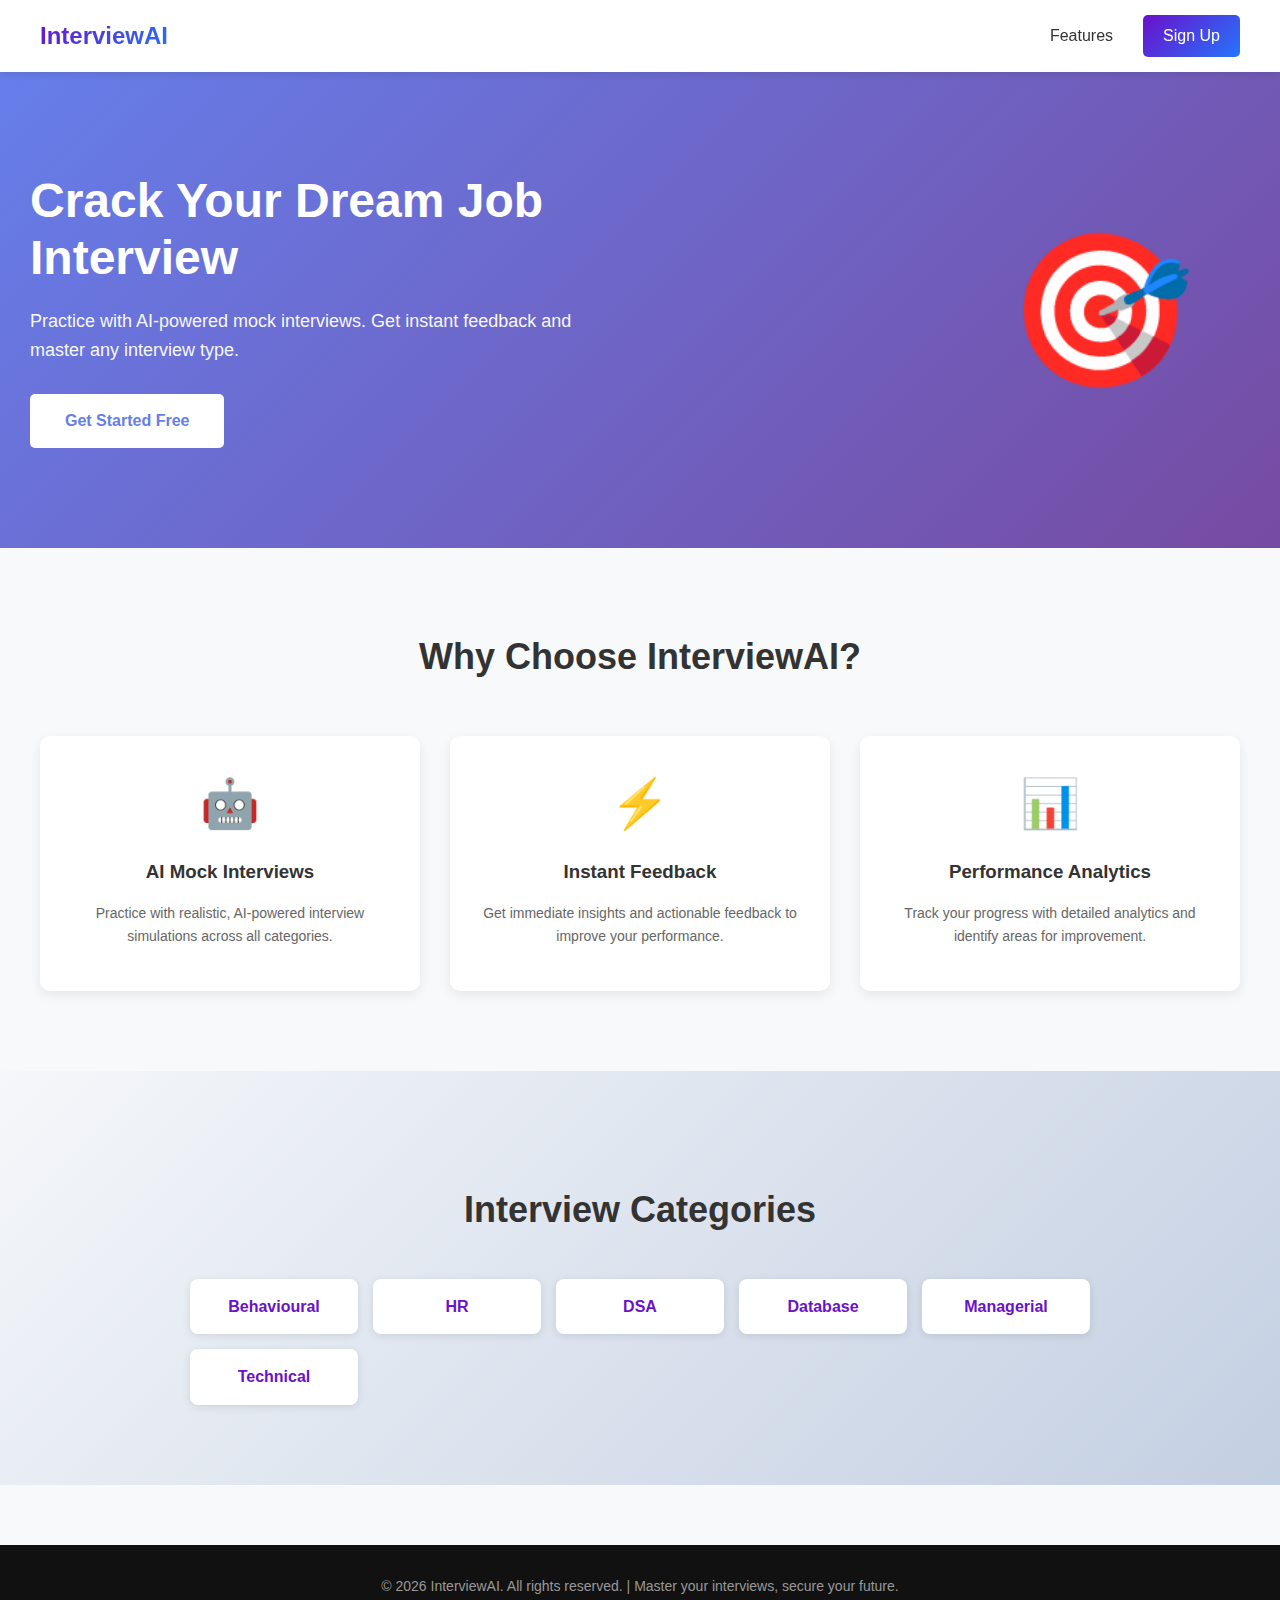
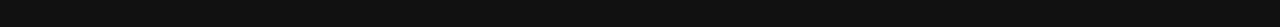
<file: index.html>
<!DOCTYPE html>
<html>
<head>
  <meta charset="utf-8">
  <meta name="viewport" content="width=device-width, initial-scale=1.0">
  <title>InterviewAI - Master Your Interviews</title>
  <link rel="stylesheet" href="style.css">
</head>
<body>

<header class="navbar">
  <div class="navbar-container">
    <div class="logo">InterviewAI</div>
    <nav class="nav-links">
      <a href="#features">Features</a>
      <a href="signup.html" class="nav-btn">Sign Up</a>
    </nav>
  </div>
</header>

<section class="hero-section">
  <div class="hero-content">
    <h1>Crack Your Dream Job Interview</h1>
    <p>Practice with AI-powered mock interviews. Get instant feedback and master any interview type.</p>
    <a href="signup.html" class="cta-btn">Get Started Free</a>
  </div>
  <div class="hero-visual">
    <div class="hero-icon">🎯</div>
  </div>
</section>

<section id="features" class="features-section">
  <h2>Why Choose InterviewAI?</h2>
  <div class="features-grid">
    <div class="feature-card">
      <div class="feature-icon">🤖</div>
      <h3>AI Mock Interviews</h3>
      <p>Practice with realistic, AI-powered interview simulations across all categories.</p>
    </div>
    <div class="feature-card">
      <div class="feature-icon">⚡</div>
      <h3>Instant Feedback</h3>
      <p>Get immediate insights and actionable feedback to improve your performance.</p>
    </div>
    <div class="feature-card">
      <div class="feature-icon">📊</div>
      <h3>Performance Analytics</h3>
      <p>Track your progress with detailed analytics and identify areas for improvement.</p>
    </div>
  </div>
</section>

<section class="interview-types">
  <h2>Interview Categories</h2>
  <div class="types-grid">
    <div class="type-tag">Behavioural</div>
    <div class="type-tag">HR</div>
    <div class="type-tag">DSA</div>
    <div class="type-tag">Database</div>
    <div class="type-tag">Managerial</div>
    <div class="type-tag">Technical</div>
  </div>
</section>

<footer class="footer">
  <p>&copy; 2026 InterviewAI. All rights reserved. | Master your interviews, secure your future.</p>
</footer>

</body>

</html>
</file>
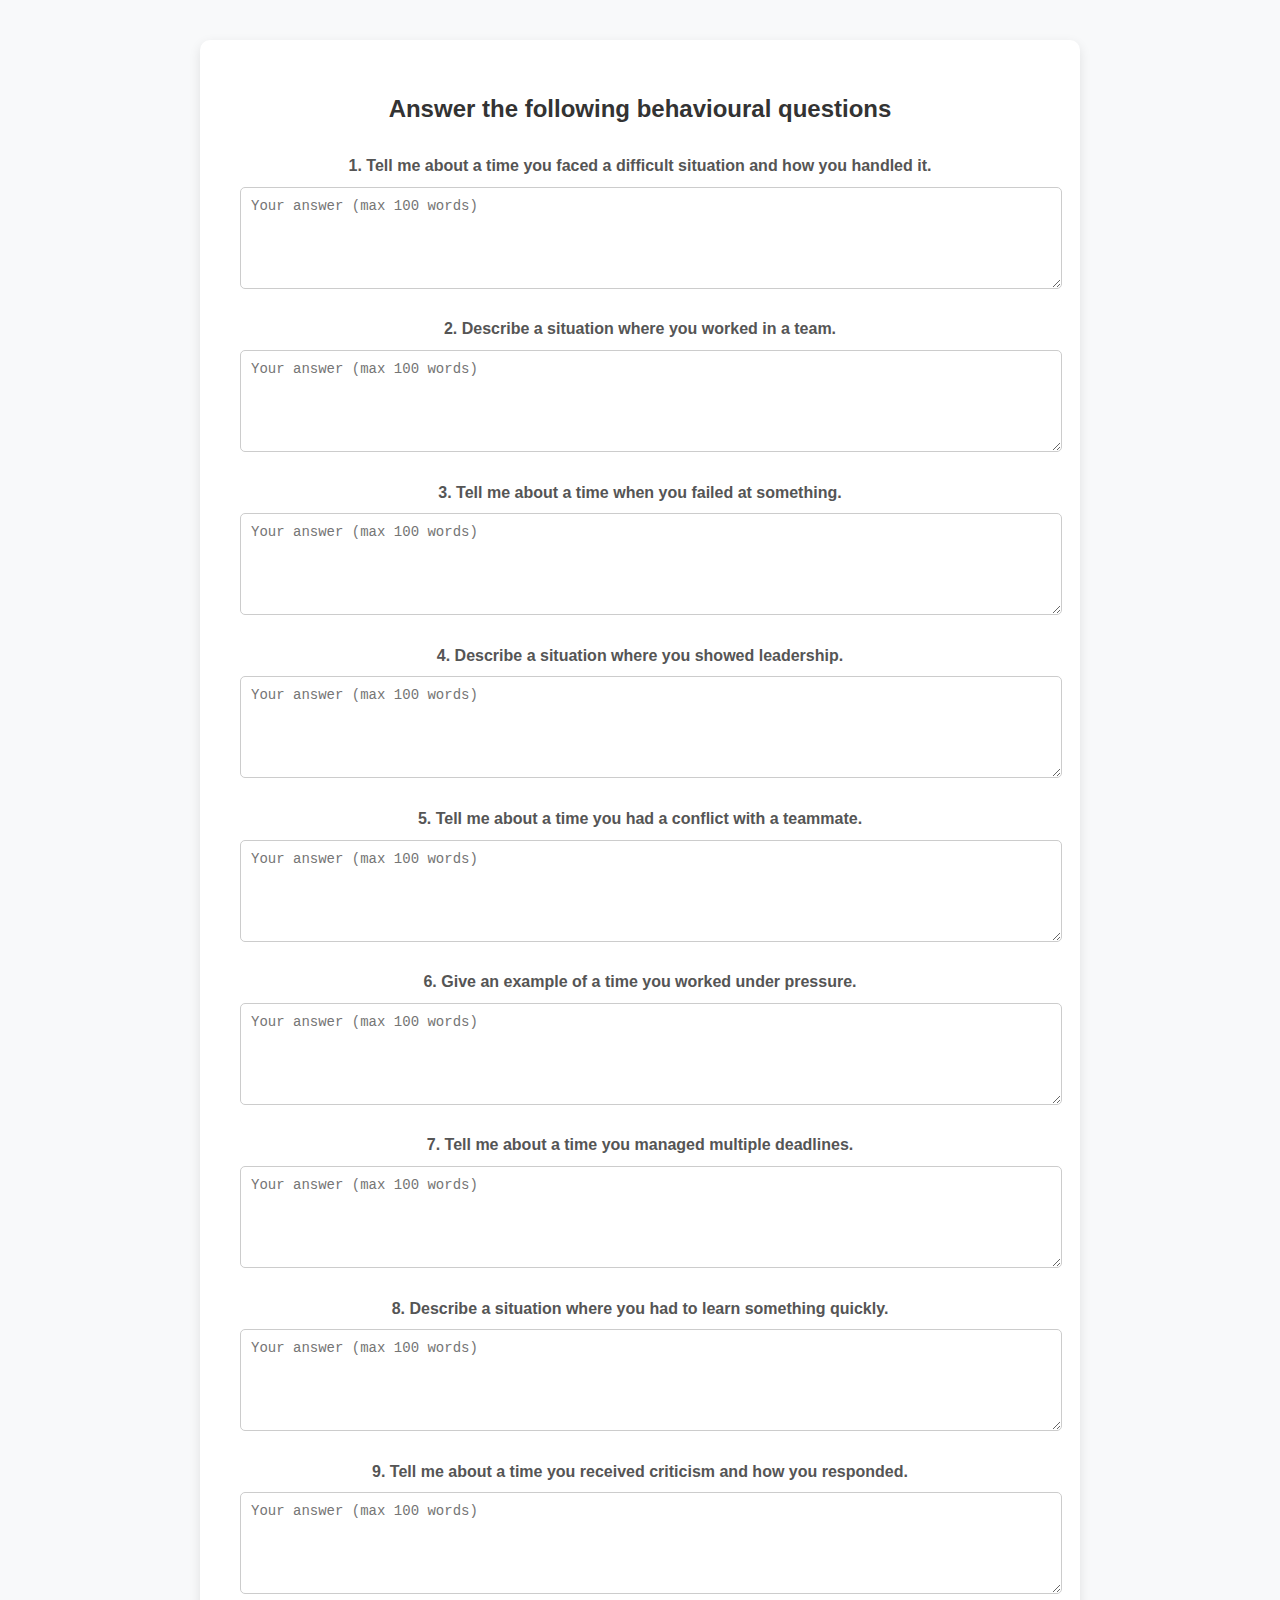
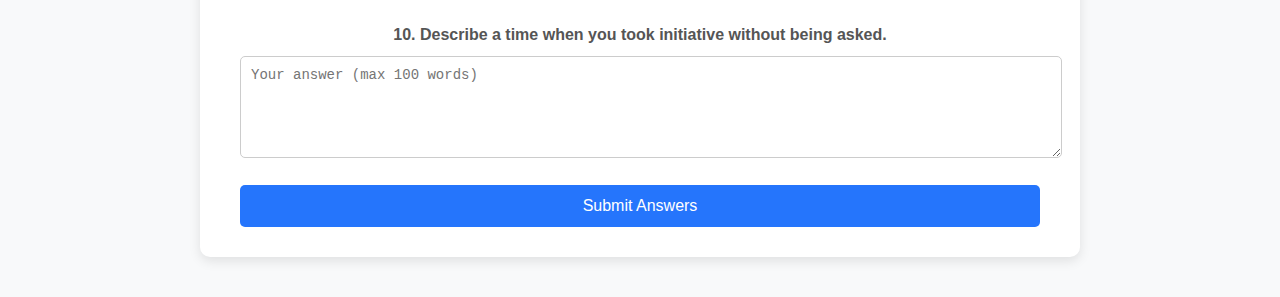
<file: behavioral.html>
<!DOCTYPE html>
<html>
<head>
  <meta charset="utf-8">
  <title>Behavioural Questions</title>
  <link rel="stylesheet" href="style.css">
</head>
<body>
  <div class="behavioral-container">
    <h2>Answer the following behavioural questions</h2>
    <form id="behavioral-form">
      <div class="question-group">
        <label>1. Tell me about a time you faced a difficult situation and how you handled it.</label>
        <textarea name="q1" maxlength="600" placeholder="Your answer (max 100 words)" required></textarea>
      </div>

      <div class="question-group">
        <label>2. Describe a situation where you worked in a team.</label>
        <textarea name="q2" maxlength="600" placeholder="Your answer (max 100 words)" required></textarea>
      </div>

      <div class="question-group">
        <label>3. Tell me about a time when you failed at something.</label>
        <textarea name="q3" maxlength="600" placeholder="Your answer (max 100 words)" required></textarea>
      </div>

      <div class="question-group">
        <label>4. Describe a situation where you showed leadership.</label>
        <textarea name="q4" maxlength="600" placeholder="Your answer (max 100 words)" required></textarea>
      </div>

      <div class="question-group">
        <label>5. Tell me about a time you had a conflict with a teammate.</label>
        <textarea name="q5" maxlength="600" placeholder="Your answer (max 100 words)" required></textarea>
      </div>

      <div class="question-group">
        <label>6. Give an example of a time you worked under pressure.</label>
        <textarea name="q6" maxlength="600" placeholder="Your answer (max 100 words)" required></textarea>
      </div>

      <div class="question-group">
        <label>7. Tell me about a time you managed multiple deadlines.</label>
        <textarea name="q7" maxlength="600" placeholder="Your answer (max 100 words)" required></textarea>
      </div>

      <div class="question-group">
        <label>8. Describe a situation where you had to learn something quickly.</label>
        <textarea name="q8" maxlength="600" placeholder="Your answer (max 100 words)" required></textarea>
      </div>

      <div class="question-group">
        <label>9. Tell me about a time you received criticism and how you responded.</label>
        <textarea name="q9" maxlength="600" placeholder="Your answer (max 100 words)" required></textarea>
      </div>

      <div class="question-group">
        <label>10. Describe a time when you took initiative without being asked.</label>
        <textarea name="q10" maxlength="600" placeholder="Your answer (max 100 words)" required></textarea>
      </div>

      <button type="submit">Submit Answers</button>
    </form>
  </div>

  <script>
    document.getElementById('behavioral-form').addEventListener('submit', function(e) {
      e.preventDefault();
      
      // Calculate score based on answers
      let score = 0;
      let category = 'Behavioural';
      
      for (let i = 1; i <= 10; i++) {
        const answer = document.querySelector(`textarea[name="q${i}"]`).value.trim();
        // Award 10 points per question if answer is at least 20 characters
        if (answer.length >= 20) {
          score += 10;
        }
      }
      
      // Store score and category in localStorage
      localStorage.setItem('interviewScore', score);
      localStorage.setItem('interviewCategory', category);
      
      // Redirect to analytics
      window.location.href = 'Analytics.html';
    });
  </script>
</body>

</html>
</file>
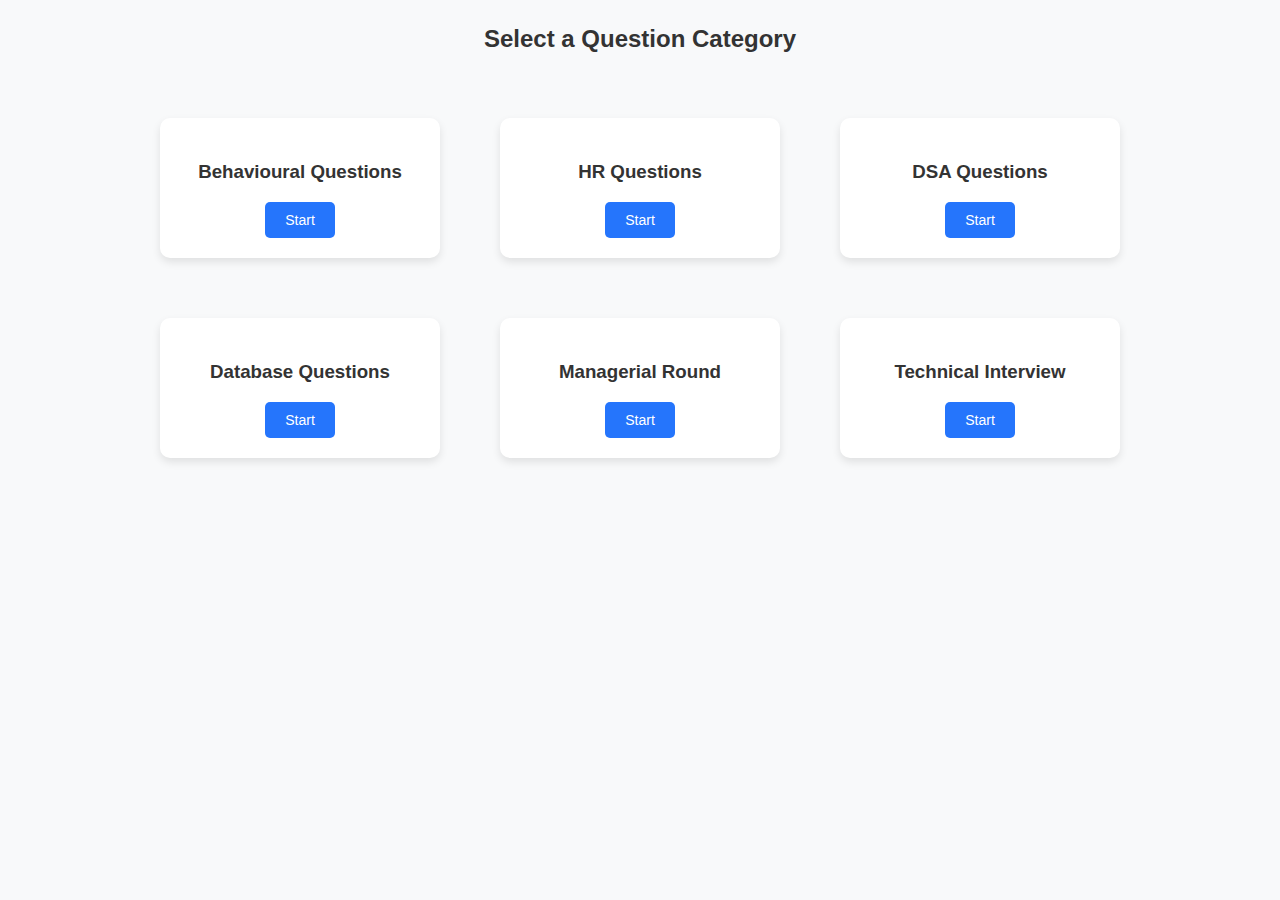
<file: dashboard.html>
<!DOCTYPE html>
<html>
<head>
  <title>Dashboard</title>
  <link rel="stylesheet" href="style.css">
</head>
<body>

<h2>Select a Question Category</h2>

<div class="cards">
  <div class="interview-card">
    <h3>Behavioural Questions</h3>
  <button > <a href="behavioral.html"  onclick="selectInterview('behavioural'); return false; "style="text-decoration: none; color: white;">Start</a></button>
  </div>
  <div class="interview-card">
    <h3>HR Questions</h3>
   <button> <a href="hrque.html"  onclick="selectInterview('hr'); return false;"style="text-decoration: none; color: white;">Start</a></button>
  </div>
  <div class="interview-card">
    <h3>DSA Questions</h3>
    <button><a href="dsaque.html"  onclick="selectInterview('dsa'); return false;"style="text-decoration: none; color: white;">Start</a></button>
  </div>
  <div class="interview-card">
    <h3>Database Questions</h3>
    <button><a href="databaseque.html"  onclick="selectInterview('database'); return false;"style="text-decoration: none; color: white;">Start</a></button>
  </div>
  <div class="interview-card">
    <h3>Managerial Round</h3>
    <button><a href="managerial.html"  onclick="selectInterview('managerial'); return false;"style="text-decoration: none; color: white;">Start</a></button>
  </div>
  <div class="interview-card">
    <h3>Technical Interview</h3>
    <button><a href="technical.html"  onclick="selectInterview('technical'); return false;"style="text-decoration: none; color: white;">Start</a></button>
  </div>
</div>

</body>
<script src="app.js"></script>

</html>
</file>
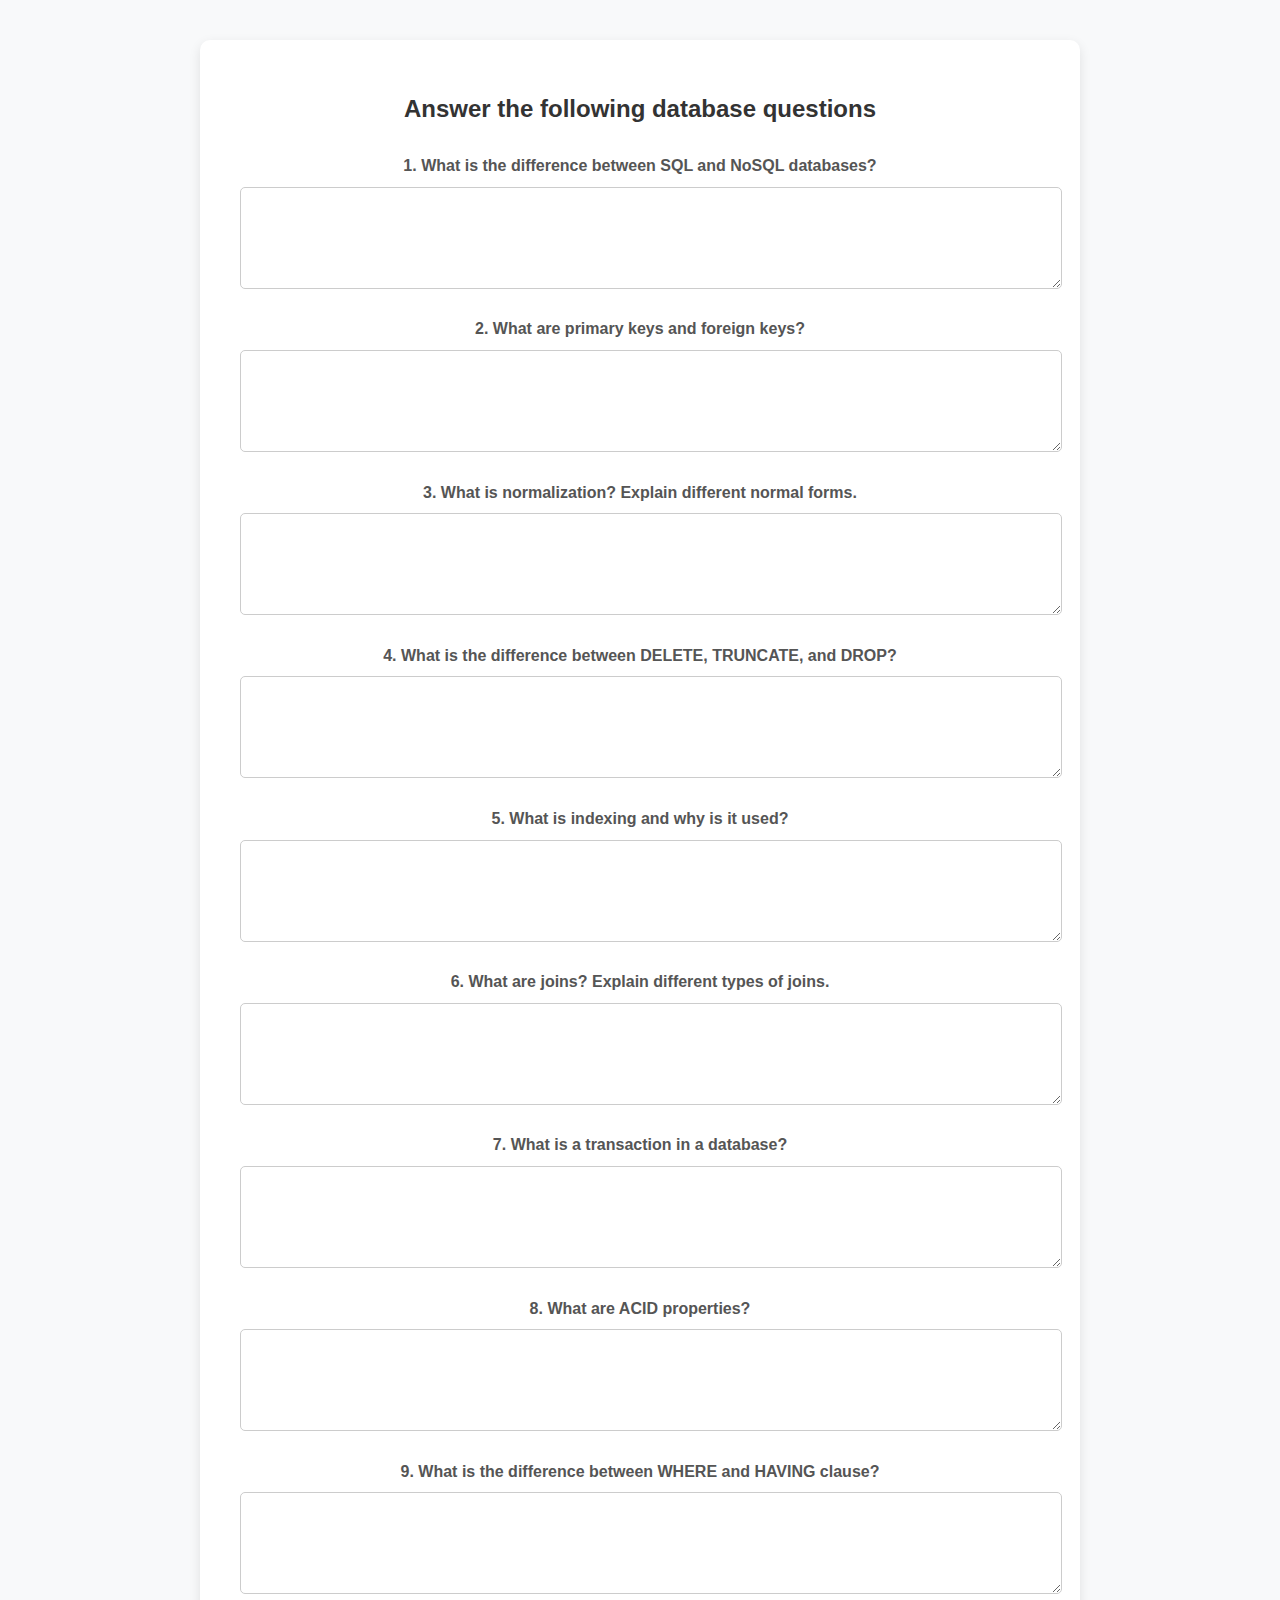
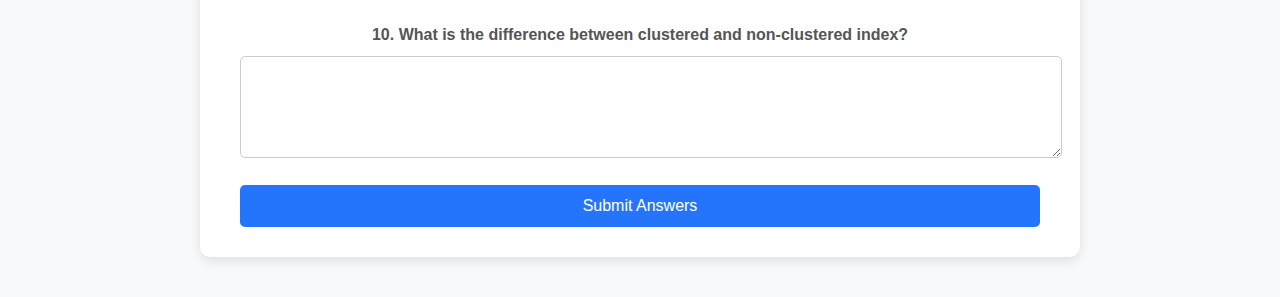
<file: databaseque.html>
<!DOCTYPE html>
<html>
<head>
  <meta charset="utf-8">
  <title>Database Questions</n></title>
  <link rel="stylesheet" href="style.css">
</head>
<body>
  <div class="behavioral-container">
    <h2>Answer the following database questions</h2>
    <form id="database-form">
      <div class="question-group">
        <label>1. What is the difference between SQL and NoSQL databases?</label>
        <textarea name="q1" maxlength="1200" required></textarea>
      </div>

      <div class="question-group">
        <label>2. What are primary keys and foreign keys?</label>
        <textarea name="q2" maxlength="1200" required></textarea>
      </div>

      <div class="question-group">
        <label>3. What is normalization? Explain different normal forms.</label>
        <textarea name="q3" maxlength="1200" required></textarea>
      </div>

      <div class="question-group">
        <label>4. What is the difference between DELETE, TRUNCATE, and DROP?</label>
        <textarea name="q4" maxlength="1200" required></textarea>
      </div>

      <div class="question-group">
        <label>5. What is indexing and why is it used?</label>
        <textarea name="q5" maxlength="1200" required></textarea>
      </div>

      <div class="question-group">
        <label>6. What are joins? Explain different types of joins.</label>
        <textarea name="q6" maxlength="1200" required></textarea>
      </div>

      <div class="question-group">
        <label>7. What is a transaction in a database?</label>
        <textarea name="q7" maxlength="1200" required></textarea>
      </div>

      <div class="question-group">
        <label>8. What are ACID properties?</label>
        <textarea name="q8" maxlength="1200" required></textarea>
      </div>

      <div class="question-group">
        <label>9. What is the difference between WHERE and HAVING clause?</label>
        <textarea name="q9" maxlength="1200" required></textarea>
      </div>

      <div class="question-group">
        <label>10. What is the difference between clustered and non-clustered index?</label>
        <textarea name="q10" maxlength="1200" required></textarea>
      </div>

      <button type="submit">Submit Answers</button>
    </form>
  </div>

  <script>
    document.getElementById('database-form').addEventListener('submit', function(e) {
      e.preventDefault();
      
      let score = 0;
      let category = 'Database';
      
      for (let i = 1; i <= 10; i++) {
        const answer = document.querySelector(`textarea[name="q${i}"]`).value.trim();
        if (answer.length >= 20) {
          score += 10;
        }
      }
      
      localStorage.setItem('interviewScore', score);
      localStorage.setItem('interviewCategory', category);
      window.location.href = 'Analytics.html';
    });
  </script>
</body>

</html>
</file>
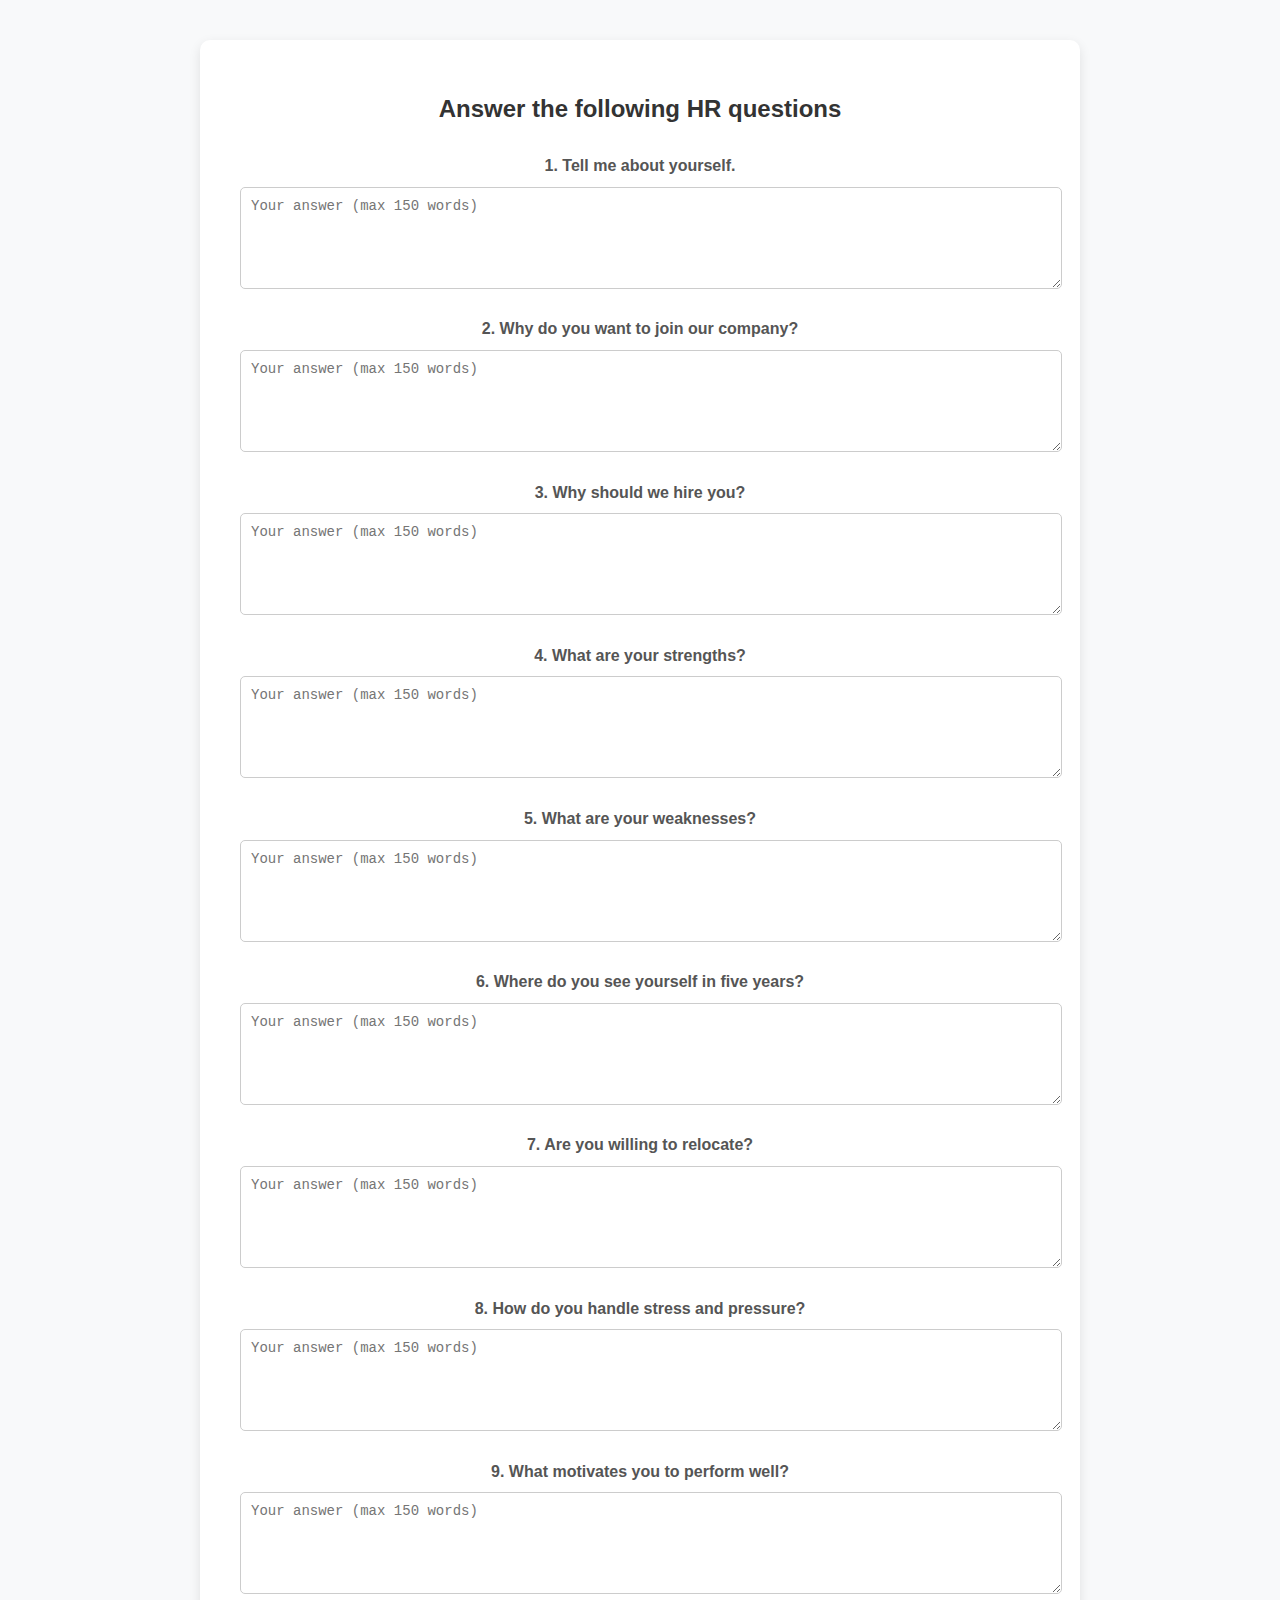
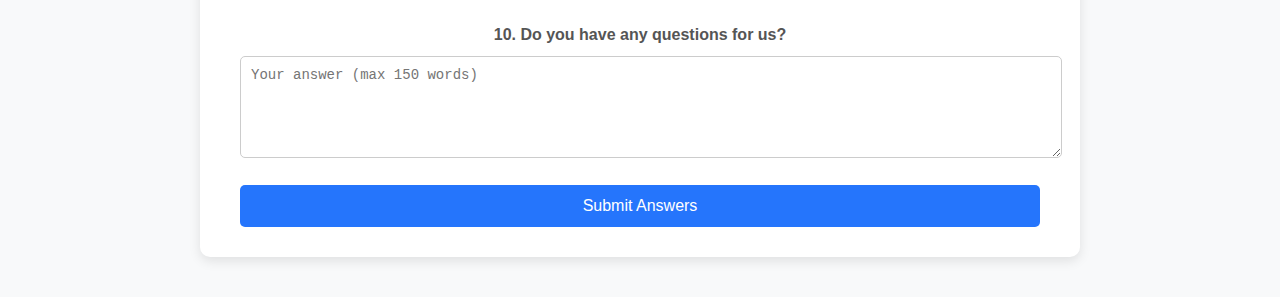
<file: hrque.html>
<!DOCTYPE html>
<html>
<head>
  <meta charset="utf-8">
  <title>HR Questions</title>
  <link rel="stylesheet" href="style.css">
</head>
<body>
  <div class="behavioral-container">
    <h2>Answer the following HR questions</h2>
    <form id="hr-form">
      <div class="question-group">
        <label>1. Tell me about yourself.</label>
        <textarea name="q1" maxlength="900" placeholder="Your answer (max 150 words)" required></textarea>
      </div>

      <div class="question-group">
        <label>2. Why do you want to join our company?</label>
        <textarea name="q2" maxlength="900" placeholder="Your answer (max 150 words)" required></textarea>
      </div>

      <div class="question-group">
        <label>3. Why should we hire you?</label>
        <textarea name="q3" maxlength="900" placeholder="Your answer (max 150 words)" required></textarea>
      </div>

      <div class="question-group">
        <label>4. What are your strengths?</label>
        <textarea name="q4" maxlength="900" placeholder="Your answer (max 150 words)" required></textarea>
      </div>

      <div class="question-group">
        <label>5. What are your weaknesses?</label>
        <textarea name="q5" maxlength="900" placeholder="Your answer (max 150 words)" required></textarea>
      </div>

      <div class="question-group">
        <label>6. Where do you see yourself in five years?</label>
        <textarea name="q6" maxlength="900" placeholder="Your answer (max 150 words)" required></textarea>
      </div>

      <div class="question-group">
        <label>7. Are you willing to relocate?</label>
        <textarea name="q7" maxlength="900" placeholder="Your answer (max 150 words)" required></textarea>
      </div>

      <div class="question-group">
        <label>8. How do you handle stress and pressure?</label>
        <textarea name="q8" maxlength="900" placeholder="Your answer (max 150 words)" required></textarea>
      </div>

      <div class="question-group">
        <label>9. What motivates you to perform well?</label>
        <textarea name="q9" maxlength="900" placeholder="Your answer (max 150 words)" required></textarea>
      </div>

      <div class="question-group">
        <label>10. Do you have any questions for us?</label>
        <textarea name="q10" maxlength="900" placeholder="Your answer (max 150 words)" required></textarea>
      </div>

      <button type="submit">Submit Answers</button>
    </form>
  </div>

  <script>
    document.getElementById('hr-form').addEventListener('submit', function(e) {
      e.preventDefault();
      
      let score = 0;
      let category = 'HR';
      
      for (let i = 1; i <= 10; i++) {
        const answer = document.querySelector(`textarea[name="q${i}"]`).value.trim();
        if (answer.length >= 20) {
          score += 10;
        }
      }
      
      localStorage.setItem('interviewScore', score);
      localStorage.setItem('interviewCategory', category);
      window.location.href = 'Analytics.html';
    });
  </script>
</body>

</html>
</file>
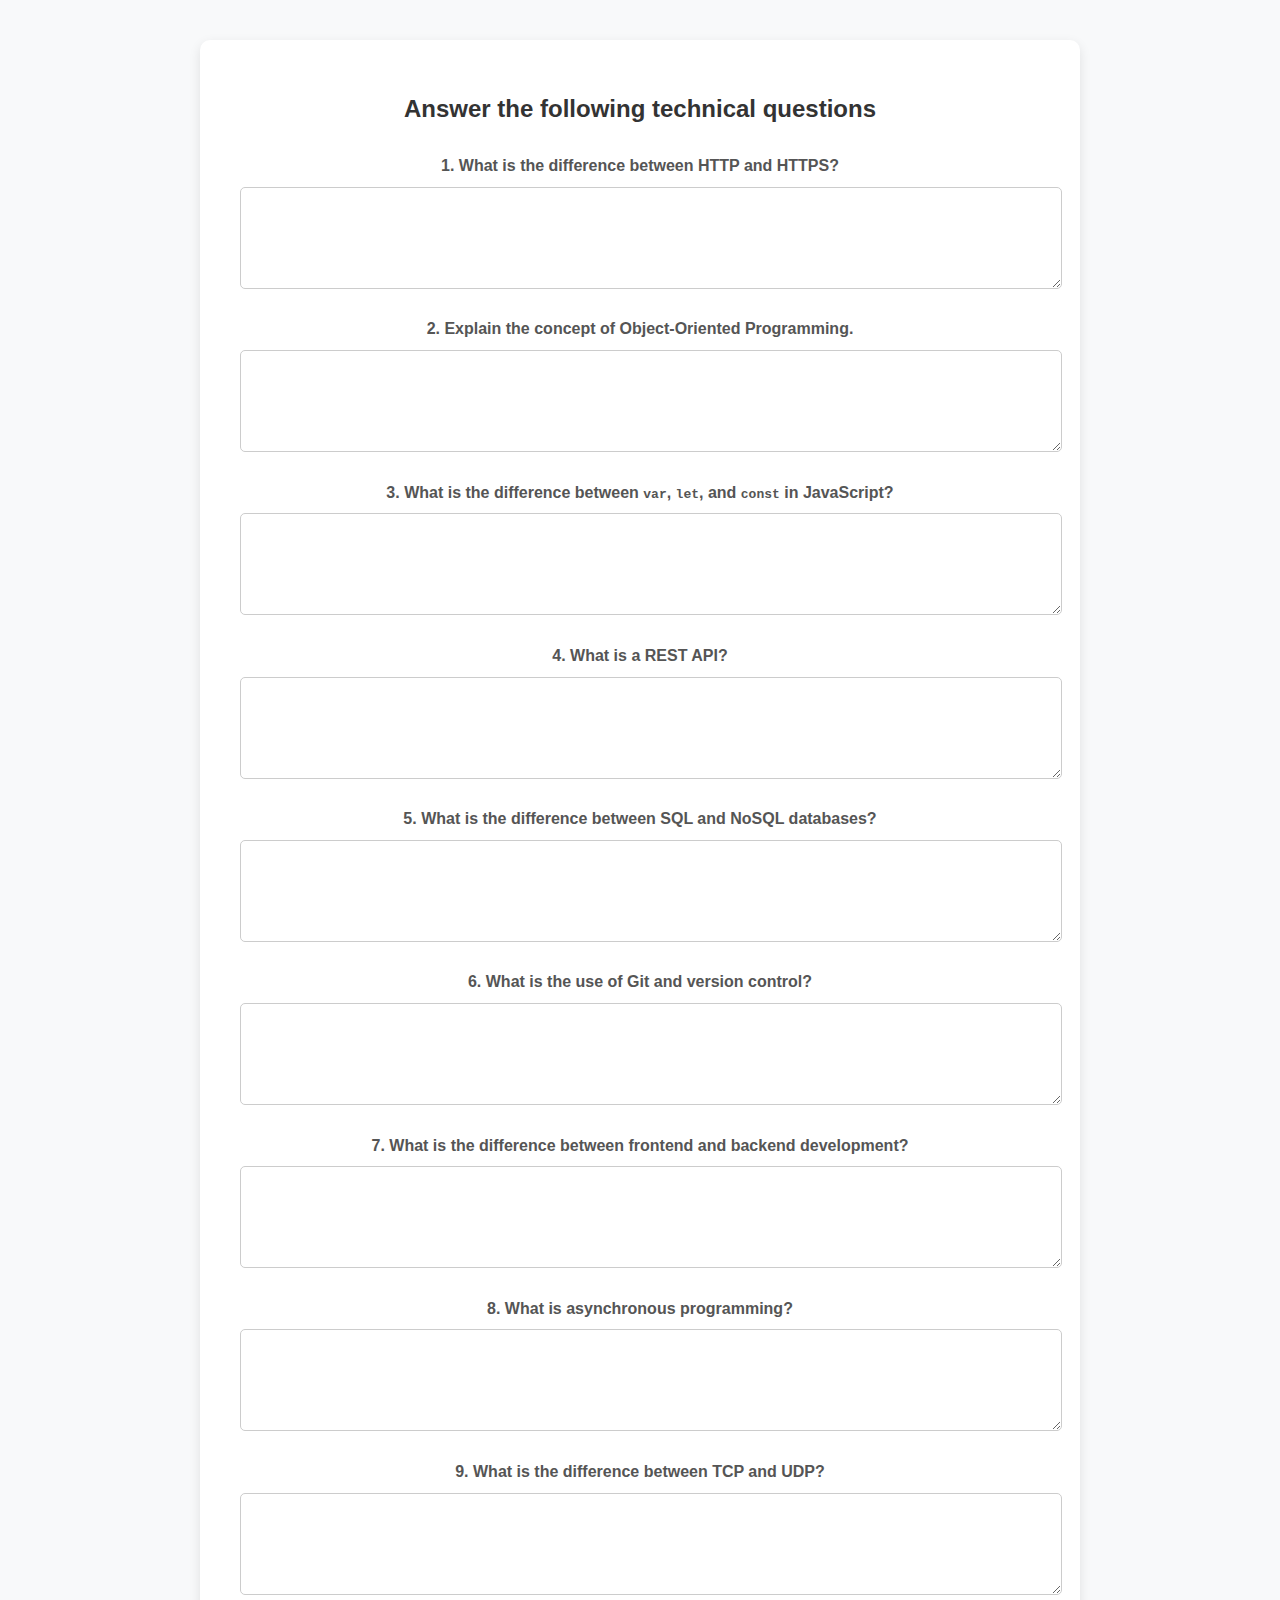
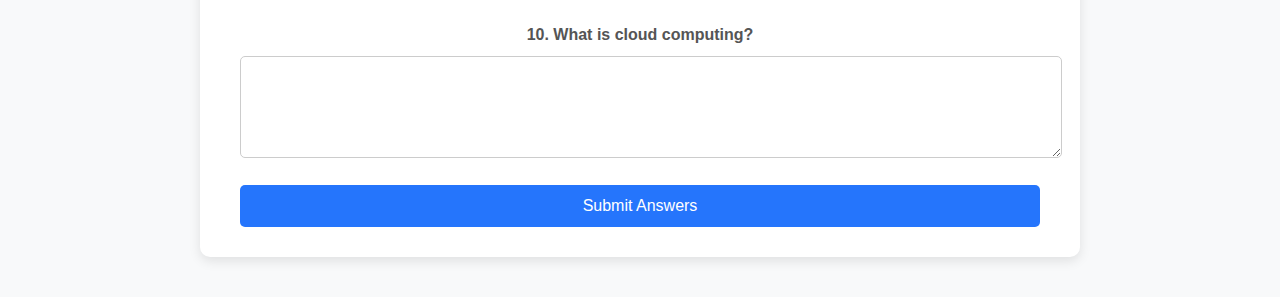
<file: technical.html>
<!DOCTYPE html>
<html>
<head>
  <meta charset="utf-8">
  <title>Technical Questions</title>
  <link rel="stylesheet" href="style.css">
</head>
<body>
  <div class="behavioral-container">
    <h2>Answer the following technical questions</h2>
    <form id="technical-form">
      <div class="question-group">
        <label>1. What is the difference between HTTP and HTTPS?</label>
        <textarea name="q1" maxlength="1200" required></textarea>
      </div>

      <div class="question-group">
        <label>2. Explain the concept of Object-Oriented Programming.</label>
        <textarea name="q2" maxlength="1200" required></textarea>
      </div>

      <div class="question-group">
        <label>3. What is the difference between <code>var</code>, <code>let</code>, and <code>const</code> in JavaScript?</label>
        <textarea name="q3" maxlength="1200" required></textarea>
      </div>

      <div class="question-group">
        <label>4. What is a REST API?</label>
        <textarea name="q4" maxlength="1200" required></textarea>
      </div>

      <div class="question-group">
        <label>5. What is the difference between SQL and NoSQL databases?</label>
        <textarea name="q5" maxlength="1200" required></textarea>
      </div>

      <div class="question-group">
        <label>6. What is the use of Git and version control?</label>
        <textarea name="q6" maxlength="1200" required></textarea>
      </div>

      <div class="question-group">
        <label>7. What is the difference between frontend and backend development?</label>
        <textarea name="q7" maxlength="1200" required></textarea>
      </div>

      <div class="question-group">
        <label>8. What is asynchronous programming?</label>
        <textarea name="q8" maxlength="1200" required></textarea>
      </div>

      <div class="question-group">
        <label>9. What is the difference between TCP and UDP?</label>
        <textarea name="q9" maxlength="1200" required></textarea>
      </div>

      <div class="question-group">
        <label>10. What is cloud computing?</label>
        <textarea name="q10" maxlength="1200" required></textarea>
      </div>

      <button type="submit">Submit Answers</button>
    </form>
  </div>

  <script>
    document.getElementById('technical-form').addEventListener('submit', function(e) {
      e.preventDefault();
      
      let score = 0;
      let category = 'Technical';
      
      for (let i = 1; i <= 10; i++) {
        const answer = document.querySelector(`textarea[name="q${i}"]`).value.trim();
        if (answer.length >= 20) {
          score += 10;
        }
      }
      
      localStorage.setItem('interviewScore', score);
      localStorage.setItem('interviewCategory', category);
      window.location.href = 'Analytics.html';
    });
  </script>
</body>

</html>
</file>
<file: style.css>
body {
  font-family: 'Segoe UI', Tahoma, Geneva, Verdana, sans-serif;
  margin: 0;
  padding: 0;
  background: #f8f9fa;
  text-align: center;
  line-height: 1.6;
  color: #333;
}

/* navbar styling */
.navbar {
  background: #fff;
  box-shadow: 0 2px 8px rgba(0,0,0,0.1);
  position: sticky;
  top: 0;
  z-index: 100;
}

.navbar-container {
  max-width: 1200px;
  margin: 0 auto;
  display: flex;
  justify-content: space-between;
  align-items: center;
  padding: 15px 30px;
}

.logo {
  font-size: 24px;
  font-weight: bold;
  background: linear-gradient(135deg,#6a11cb 0%,#2575fc 100%);
  -webkit-background-clip: text;
  -webkit-text-fill-color: transparent;
  background-clip: text;
}

.nav-links {
  display: flex;
  gap: 30px;
  align-items: center;
}

.nav-links a {
  text-decoration: none;
  color: #333;
  font-weight: 500;
  transition: color 0.3s;
}

.nav-links a:hover {
  color: #2575fc;
}

.nav-btn {
  background: linear-gradient(135deg,#6a11cb 0%,#2575fc 100%);
  color: #fff !important;
  padding: 8px 20px;
  border-radius: 5px;
}

.nav-btn:hover {
  opacity: 0.9;
}

/* hero section */
.hero-section {
  background: linear-gradient(135deg,#667eea 0%,#764ba2 100%);
  color: #fff;
  padding: 100px 30px;
  display: flex;
  align-items: center;
  justify-content: space-between;
  gap: 50px;
}

.hero-content {
  max-width: 600px;
  text-align: left;
}

.hero-section h1 {
  font-size: 48px;
  margin: 0 0 20px 0;
  line-height: 1.2;
}

.hero-section p {
  font-size: 18px;
  margin-bottom: 30px;
  opacity: 0.95;
}

.cta-btn {
  display: inline-block;
  background: #fff;
  color: #667eea;
  padding: 14px 35px;
  border-radius: 5px;
  text-decoration: none;
  font-weight: bold;
  font-size: 16px;
  transition: transform 0.3s, box-shadow 0.3s;
}

.cta-btn:hover {
  transform: translateY(-2px);
  box-shadow: 0 8px 16px rgba(0,0,0,0.2);
}

.hero-visual {
  display: flex;
  align-items: center;
  justify-content: center;
  min-width: 300px;
}

.hero-icon {
  font-size: 150px;
  animation: float 3s ease-in-out infinite;
}

@keyframes float {
  0%, 100% { transform: translateY(0px); }
  50% { transform: translateY(20px); }
}

/* features section */
.features-section {
  max-width: 1200px;
  margin: 80px auto;
  padding: 0 30px;
}

.features-section h2 {
  font-size: 36px;
  margin-bottom: 50px;
  color: #333;
}

.features-grid {
  display: grid;
  grid-template-columns: repeat(auto-fit, minmax(280px, 1fr));
  gap: 30px;
}

.feature-card {
  background: #fff;
  padding: 30px 25px;
  border-radius: 10px;
  box-shadow: 0 4px 12px rgba(0,0,0,0.08);
  transition: transform 0.3s, box-shadow 0.3s;
  text-align: center;
}

.feature-card:hover {
  transform: translateY(-8px);
  box-shadow: 0 8px 20px rgba(102,126,234,0.2);
}

.feature-icon {
  font-size: 48px;
  margin-bottom: 15px;
}

.feature-card h3 {
  margin: 15px 0;
  color: #333;
}

.feature-card p {
  color: #666;
  font-size: 14px;
}

/* interview types section */
.interview-types {
  background: linear-gradient(135deg,#f5f7fa 0%,#c3cfe2 100%);
  padding: 80px 30px;
  margin-top: 60px;
}

.interview-types h2 {
  font-size: 36px;
  margin-bottom: 40px;
  color: #333;
}

.types-grid {
  display: grid;
  grid-template-columns: repeat(auto-fit, minmax(140px, 1fr));
  gap: 15px;
  max-width: 900px;
  margin: 0 auto;
}

.type-tag {
  background: #fff;
  padding: 15px 20px;
  border-radius: 8px;
  font-weight: 600;
  color: #6a11cb;
  box-shadow: 0 2px 8px rgba(0,0,0,0.1);
  transition: all 0.3s;
}

.type-tag:hover {
  background: linear-gradient(135deg,#6a11cb 0%,#2575fc 100%);
  color: #fff;
  transform: scale(1.05);
}

/* footer */
.footer {
  background: #111;
  color: #999;
  padding: 30px;
  margin-top: 60px;
  font-size: 14px;
}

.footer p {
  margin: 0;
}

.card, .interview-card, .analytics-card {
  background: white;
  padding: 20px;
  margin: 20px;
  border-radius: 10px;
  box-shadow: 0 4px 8px rgba(0,0,0,0.1);
  transition: transform 0.2s, box-shadow 0.2s;
}

.interview-card:hover {
  transform: translateY(-5px);
  box-shadow: 0 8px 16px rgba(0,0,0,0.2);
}


.signup-body {
  background: linear-gradient(135deg, #667eea 0%, #764ba2 100%);
  min-height: 100vh;
  display: flex;
  align-items: center;
  justify-content: center;
}

.signup-container {
  display: flex;
  align-items: center;
  justify-content: space-between;
  gap: 60px;
  max-width: 1100px;
  width: 100%;
  padding: 0 30px;
}

.signup-card {
  background: #fff;
  padding: 50px 40px;
  border-radius: 12px;
  box-shadow: 0 10px 40px rgba(0, 0, 0, 0.2);
  width: 100%;
  max-width: 450px;
}

.signup-header {
  text-align: center;
  margin-bottom: 35px;
}

.signup-header h1 {
  background: linear-gradient(135deg, #6a11cb 0%, #2575fc 100%);
  -webkit-background-clip: text;
  -webkit-text-fill-color: transparent;
  background-clip: text;
  font-size: 32px;
  margin: 0 0 10px 0;
}

.signup-header p {
  color: #666;
  font-size: 14px;
  margin: 0;
}

.signup-form {
  display: flex;
  flex-direction: column;
  gap: 15px;
  margin-bottom: 20px;
}

.form-group {
  position: relative;
}

.signup-form input {
  width: 100%;
  padding: 13px 15px;
  border: 1.5px solid #e0e0e0;
  border-radius: 8px;
  font-size: 15px;
  transition: border-color 0.3s, box-shadow 0.3s;
  box-sizing: border-box;
}

.signup-form input:focus {
  outline: none;
  border-color: #667eea;
  box-shadow: 0 0 0 3px rgba(102, 126, 234, 0.1);
}

.signup-form input::placeholder {
  color: #999;
}

.signup-btn {
  background: linear-gradient(135deg, #667eea 0%, #764ba2 100%);
  color: #fff;
  padding: 13px;
  border: none;
  border-radius: 8px;
  font-size: 16px;
  font-weight: 600;
  cursor: pointer;
  transition: transform 0.2s, box-shadow 0.2s;
  margin-top: 10px;
}

.signup-btn:hover {
  transform: translateY(-2px);
  box-shadow: 0 8px 20px rgba(102, 126, 234, 0.3);
}

.signup-btn:active {
  transform: translateY(0);
}

.login-link {
  text-align: center;
  font-size: 14px;
  color: #666;
}

.login-link a {
  color: #667eea;
  text-decoration: none;
  font-weight: 600;
  transition: color 0.3s;
}

.login-link a:hover {
  color: #764ba2;
  text-decoration: underline;
}

.signup-visual {
  text-align: center;
  color: #fff;
  display: flex;
  flex-direction: column;
  align-items: center;
  max-width: 350px;
}

.visual-icon {
  font-size: 100px;
  margin-bottom: 20px;
  animation: sparkle 2s ease-in-out infinite;
}

@keyframes sparkle {
  0%, 100% { transform: scale(1); }
  50% { transform: scale(1.1); }
}

.signup-visual h3 {
  font-size: 28px;
  margin: 20px 0 10px 0;
  font-weight: bold;
}

.signup-visual p {
  font-size: 16px;
  opacity: 0.95;
  margin: 0;
}

@media (max-width: 900px) {
  .signup-container {
    flex-direction: column;
    gap: 30px;
  }
  
  .signup-card {
    max-width: 100%;
  }
  
  .signup-visual {
    display: none;
  }
}


/* dashboard cards grid */
.cards {
  display: grid;
  grid-template-columns: repeat(auto-fit,minmax(250px,1fr));
  gap: 20px;
  max-width: 1000px;
  margin: 40px auto;
  padding: 0 20px;
}

.interview-card h3 {
  margin-bottom: 15px;
  color: #333;
}

.interview-card button {
  background: #2575fc;
  color: #fff;
  border: none;
  padding: 10px 20px;
  border-radius: 5px;
  cursor: pointer;
  font-size: 14px;
  transition: background 0.3s;
}

.interview-card button:hover {
  background: #6a11cb;
}

/* behavioural page styling */
.behavioral-container {
  max-width: 800px;
  margin: 40px auto;
  background: #fff;
  padding: 30px 40px;
  border-radius: 10px;
  box-shadow: 0 4px 12px rgba(0,0,0,0.1);
}

.behavioral-container h2 {
  text-align: center;
  margin-bottom: 25px;
  color: #333;
}

.question-group {
  margin-bottom: 20px;
}

.question-group label {
  display: block;
  font-weight: bold;
  margin-bottom: 8px;
  color: #555;
}

.question-group textarea {
  width: 100%;
  min-height: 80px;
  padding: 10px;
  border: 1px solid #ccc;
  border-radius: 5px;
  resize: vertical;
  font-size: 14px;
}

.behavioral-container button[type="submit"] {
  display: block;
  width: 100%;
  padding: 12px;
  background: #2575fc;
  color: #fff;
  border: none;
  border-radius: 5px;
  font-size: 16px;
  cursor: pointer;
  transition: background 0.3s;
}

.behavioral-container button[type="submit"]:hover {
  background: #6a11cb;
}

/* profile page card styling */
.profile-card {
  background: #fff;
  max-width: 400px;
  margin: 80px auto;
  padding: 30px 40px;
  border-radius: 10px;
  box-shadow: 0 4px 10px rgba(0,0,0,0.1);
  text-align: left;
}

.profile-card h2 {
  margin-bottom: 20px;
  color: #333;
  text-align: center;
}

.profile-card input,
.profile-card select {
  width: 100%;
  padding: 12px 15px;
  margin: 8px 0;
  border: 1px solid #ccc;
  border-radius: 5px;
  box-sizing: border-box;
  font-size: 16px;
  appearance: none;
}

.profile-card select {
  background: url("data:image/svg+xml;utf8,<svg fill='%23666' height='24' viewBox='0 0 24 24' width='24' xmlns='http://www.w3.org/2000/svg'><path d='M7 10l5 5 5-5z'/></svg>") no-repeat right 15px center;
  background-size: 16px;
}

.profile-card button {
  width: 100%;
  padding: 12px;
  margin-top: 10px;
  background: linear-gradient(135deg,#6a11cb 0%,#2575fc 100%);
  color: #fff;
  border: none;
  border-radius: 5px;
  font-size: 16px;
  cursor: pointer;
  transition: background 0.3s;
}

.profile-card button:hover {
  background: linear-gradient(135deg,#2575fc 0%,#6a11cb 100%);
}

/* analytics page styling */
.analytics-body {
  background: linear-gradient(135deg, #f5f7fa 0%, #c3cfe2 100%);
  min-height: 100vh;
  padding: 40px 0;
}

.analytics-container {
  max-width: 900px;
  margin: 0 auto;
  padding: 0 30px;
}

.analytics-header {
  text-align: center;
  margin-bottom: 40px;
}

.analytics-header h1 {
  font-size: 40px;
  margin: 0 0 15px 0;
  color: #333;
}

.category-badge {
  display: inline-block;
  background: linear-gradient(135deg, #6a11cb 0%, #2575fc 100%);
  color: #fff;
  padding: 8px 20px;
  border-radius: 20px;
  font-size: 14px;
  font-weight: 600;
}

.score-section {
  background: #fff;
  border-radius: 15px;
  padding: 40px;
  margin-bottom: 30px;
  box-shadow: 0 10px 30px rgba(0, 0, 0, 0.1);
  display: flex;
  align-items: center;
  gap: 40px;
}

.score-circle {
  width: 140px;
  height: 140px;
  border-radius: 50%;
  background: linear-gradient(135deg, #667eea 0%, #764ba2 100%);
  display: flex;
  flex-direction: column;
  align-items: center;
  justify-content: center;
  color: #fff;
  flex-shrink: 0;
  box-shadow: 0 8px 20px rgba(102, 126, 234, 0.3);
}

.score-value {
  font-size: 48px;
  font-weight: bold;
}

.score-label {
  font-size: 16px;
  opacity: 0.9;
}

.score-text h2 {
  margin: 0 0 10px 0;
  color: #333;
  font-size: 28px;
}

.score-text p {
  margin: 0;
  color: #666;
  font-size: 15px;
}

.metrics-grid {
  display: grid;
  grid-template-columns: repeat(auto-fit, minmax(200px, 1fr));
  gap: 20px;
  margin-bottom: 30px;
}

.metric-card {
  background: #fff;
  padding: 25px;
  border-radius: 10px;
  box-shadow: 0 4px 12px rgba(0, 0, 0, 0.08);
}

.metric-card h3 {
  margin: 0 0 15px 0;
  color: #333;
  font-size: 15px;
}

.progress-bar {
  background: #e0e0e0;
  height: 8px;
  border-radius: 10px;
  overflow: hidden;
  margin-bottom: 10px;
}

.progress-fill {
  background: linear-gradient(90deg, #667eea 0%, #764ba2 100%);
  height: 100%;
  transition: width 0.6s ease;
}

.metric-card p {
  margin: 0;
  color: #667eea;
  font-weight: 600;
  font-size: 14px;
}

.improvement-section {
  background: #fff;
  padding: 30px;
  border-radius: 10px;
  box-shadow: 0 4px 12px rgba(0, 0, 0, 0.08);
  margin-bottom: 30px;
}

.improvement-section h3 {
  margin: 0 0 20px 0;
  color: #333;
  font-size: 18px;
}

.improvement-section ul {
  list-style: none;
  padding: 0;
  margin: 0;
}

.improvement-section li {
  padding: 12px 0 12px 30px;
  position: relative;
  color: #555;
  border-bottom: 1px solid #f0f0f0;
}

.improvement-section li:before {
  content: '→';
  position: absolute;
  left: 0;
  color: #667eea;
  font-weight: bold;
}

.improvement-section li:last-child {
  border-bottom: none;
}

.action-buttons {
  display: flex;
  gap: 20px;
  justify-content: center;
  margin-bottom: 30px;
}

.btn-primary, .btn-secondary {
  padding: 14px 35px;
  border-radius: 8px;
  text-decoration: none;
  font-weight: 600;
  font-size: 15px;
  transition: all 0.3s;
  border: none;
  cursor: pointer;
  display: inline-block;
}

.btn-primary {
  background: linear-gradient(135deg, #667eea 0%, #764ba2 100%);
  color: #fff;
}

.btn-primary:hover {
  transform: translateY(-2px);
  box-shadow: 0 8px 20px rgba(102, 126, 234, 0.3);
}

.btn-secondary {
  background: #fff;
  color: #667eea;
  border: 2px solid #667eea;
}

.btn-secondary:hover {
  background: #f9f9f9;
  transform: translateY(-2px);
}

@media (max-width: 600px) {
  .score-section {
    flex-direction: column;
    gap: 20px;
  }
  
  .action-buttons {
    flex-direction: column;
  }
  
  .btn-primary, .btn-secondary {
    width: 100%;
  }
}
</file>
